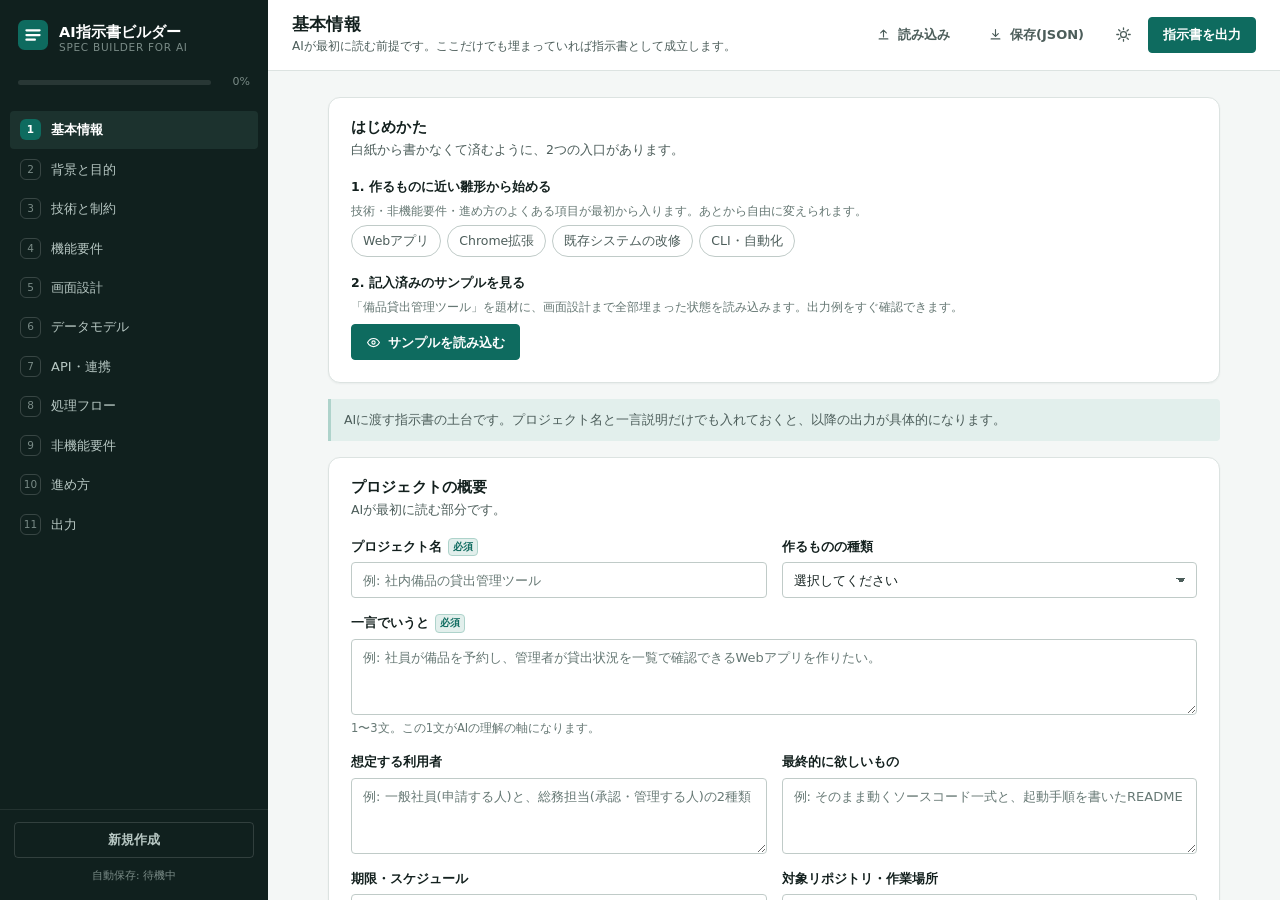
<file: index.html>
<!DOCTYPE html>
<html lang="ja">
<head>
<meta charset="utf-8">
<meta name="viewport" content="width=device-width, initial-scale=1, viewport-fit=cover">
<!-- 外部への通信も外部リソースの読み込みも一切しないアプリなので、全部止めておく。
     読み込んだJSONに悪意があっても、そこからスクリプトや通信が起きないようにするため。 -->
<meta http-equiv="Content-Security-Policy" content="default-src 'none'; script-src 'self'; style-src 'self' 'unsafe-inline'; img-src 'self' data: blob:; connect-src 'none'; base-uri 'none'; form-action 'none'; frame-ancestors 'none'">
<title>AI指示書ビルダー</title>
<meta name="description" content="AIにシステム開発を依頼するための指示書を、フォームと画面設計エディタから簡単に作成できるツール。">
<link rel="stylesheet" href="assets/style.css">
<link rel="icon" href="data:image/svg+xml,%3Csvg xmlns='http://www.w3.org/2000/svg' viewBox='0 0 32 32'%3E%3Crect width='32' height='32' rx='7' fill='%232563eb'/%3E%3Cpath d='M9 11h14M9 16h14M9 21h9' stroke='%23fff' stroke-width='2.4' stroke-linecap='round'/%3E%3C/svg%3E">
</head>
<body>

<div class="app">

  <div class="nav-scrim" id="navScrim"></div>

  <aside class="nav" id="nav">
    <div class="nav-head">
      <div class="brand">
        <span class="brand-mark" aria-hidden="true">
          <svg viewBox="0 0 32 32"><rect width="32" height="32" rx="7"/><path d="M9 11h14M9 16h14M9 21h9" stroke="#fff" stroke-width="2.4" stroke-linecap="round" fill="none"/></svg>
        </span>
        <span class="brand-text">
          <strong>AI指示書ビルダー</strong>
          <small>Spec Builder for AI</small>
        </span>
      </div>
      <div class="progress">
        <div class="progress-bar"><i id="progressFill"></i></div>
        <span id="progressLabel">0%</span>
      </div>
    </div>

    <nav class="nav-list" id="navList"></nav>

    <div class="nav-foot">
      <button class="btn btn-ghost btn-block" id="btnNew" type="button">新規作成</button>
      <div class="autosave" id="autosave">自動保存: 待機中</div>
    </div>
  </aside>

  <main class="main">
    <header class="topbar">
      <button class="btn btn-ghost icon-btn nav-toggle" id="btnNav" type="button" aria-label="メニュー" aria-expanded="false" aria-controls="nav">
        <svg viewBox="0 0 24 24"><path d="M4 7h16M4 12h16M4 17h16" stroke-linecap="round"/></svg>
      </button>
      <div class="topbar-title">
        <h1 id="viewTitle">基本情報</h1>
        <p id="viewHint">AIが最初に読む前提情報です。</p>
      </div>
      <div class="topbar-actions">
        <button class="btn btn-ghost" id="btnImport" type="button" title="JSONを読み込む">
          <svg viewBox="0 0 24 24"><path d="M12 16V5M7.5 9.5L12 5l4.5 4.5M5 19h14" stroke-linecap="round" stroke-linejoin="round"/></svg>
          <span class="btn-label">読み込み</span>
        </button>
        <button class="btn btn-ghost" id="btnExport" type="button" title="JSONとして保存">
          <svg viewBox="0 0 24 24"><path d="M12 4v11M7.5 10.5L12 15l4.5-4.5M5 19h14" stroke-linecap="round" stroke-linejoin="round"/></svg>
          <span class="btn-label">保存(JSON)</span>
        </button>
        <button class="btn btn-ghost icon-btn" id="btnTheme" type="button" title="テーマ切替" aria-label="テーマ切替">
          <svg viewBox="0 0 24 24" class="ico-sun"><circle cx="12" cy="12" r="4.2"/><path d="M12 2.5v2.6M12 18.9v2.6M2.5 12h2.6M18.9 12h2.6M5.2 5.2l1.9 1.9M16.9 16.9l1.9 1.9M18.8 5.2l-1.9 1.9M7.1 16.9l-1.9 1.9" stroke-linecap="round"/></svg>
          <svg viewBox="0 0 24 24" class="ico-moon"><path d="M20 14.2A8.4 8.4 0 0 1 9.8 4 8.4 8.4 0 1 0 20 14.2Z"/></svg>
        </button>
        <button class="btn btn-primary" id="btnOutput" type="button"><span class="label-full">指示書を出力</span><span class="label-short">出力</span></button>
      </div>
    </header>

    <div class="workspace" id="workspace"></div>
  </main>

</div>

<input type="file" id="fileInput" accept="application/json,.json" hidden>

<div class="modal-root" id="modalRoot" hidden>
  <div class="modal-backdrop" data-close="1"></div>
  <div class="modal-panel" role="dialog" aria-modal="true" aria-labelledby="modalTitle">
    <header class="modal-head">
      <h2 id="modalTitle">指示書プレビュー</h2>
      <button class="btn btn-ghost icon-btn" id="modalClose" type="button" aria-label="閉じる">
        <svg viewBox="0 0 24 24"><path d="M6 6l12 12M18 6L6 18" stroke-linecap="round"/></svg>
      </button>
    </header>
    <div class="modal-body" id="modalBody"></div>
    <footer class="modal-foot" id="modalFoot"></footer>
  </div>
</div>

<div class="toast-stack" id="toastStack" aria-live="polite"></div>

<script src="src/shapes.js"></script>
<script src="src/state.js"></script>
<script src="src/templates.js"></script>
<script src="src/ui.js"></script>
<script src="src/sections.js"></script>
<script src="src/screens.js"></script>
<script src="src/markdown.js"></script>
<script src="src/app.js"></script>
</body>
</html>
</file>
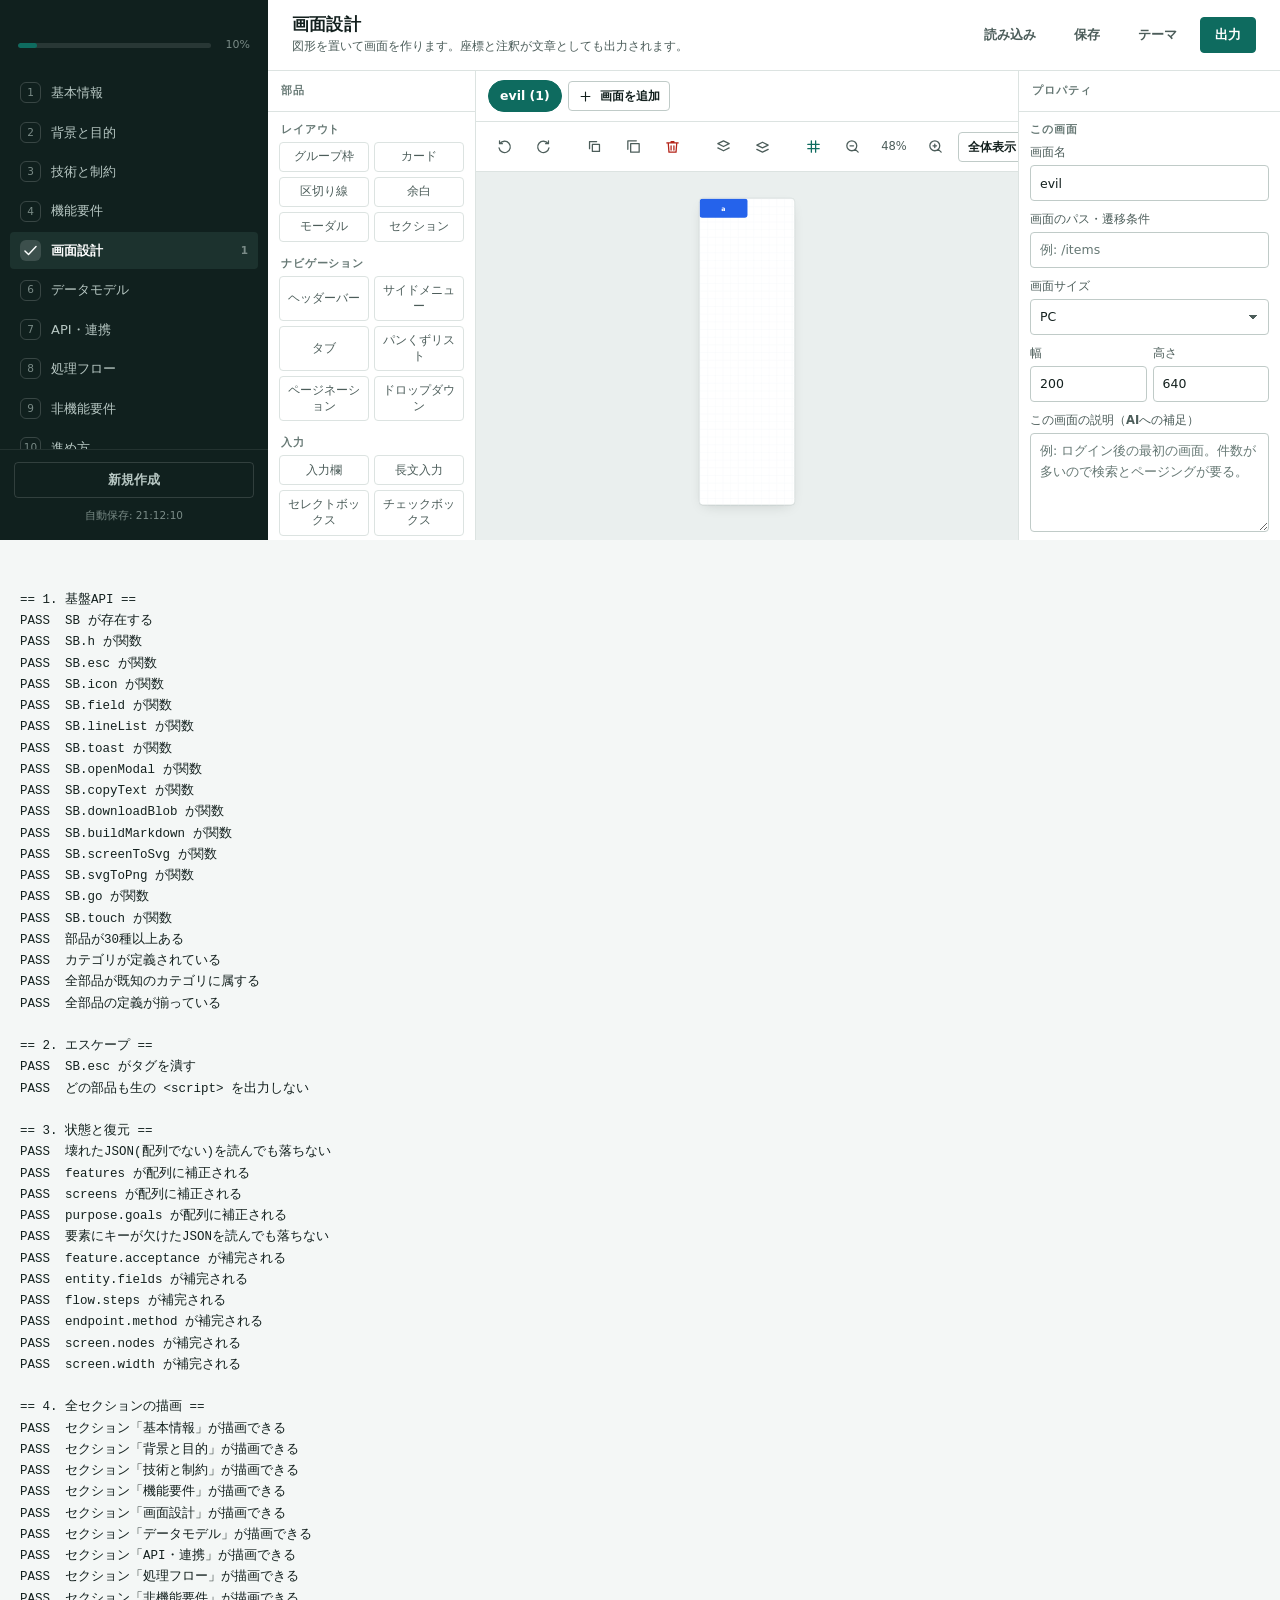
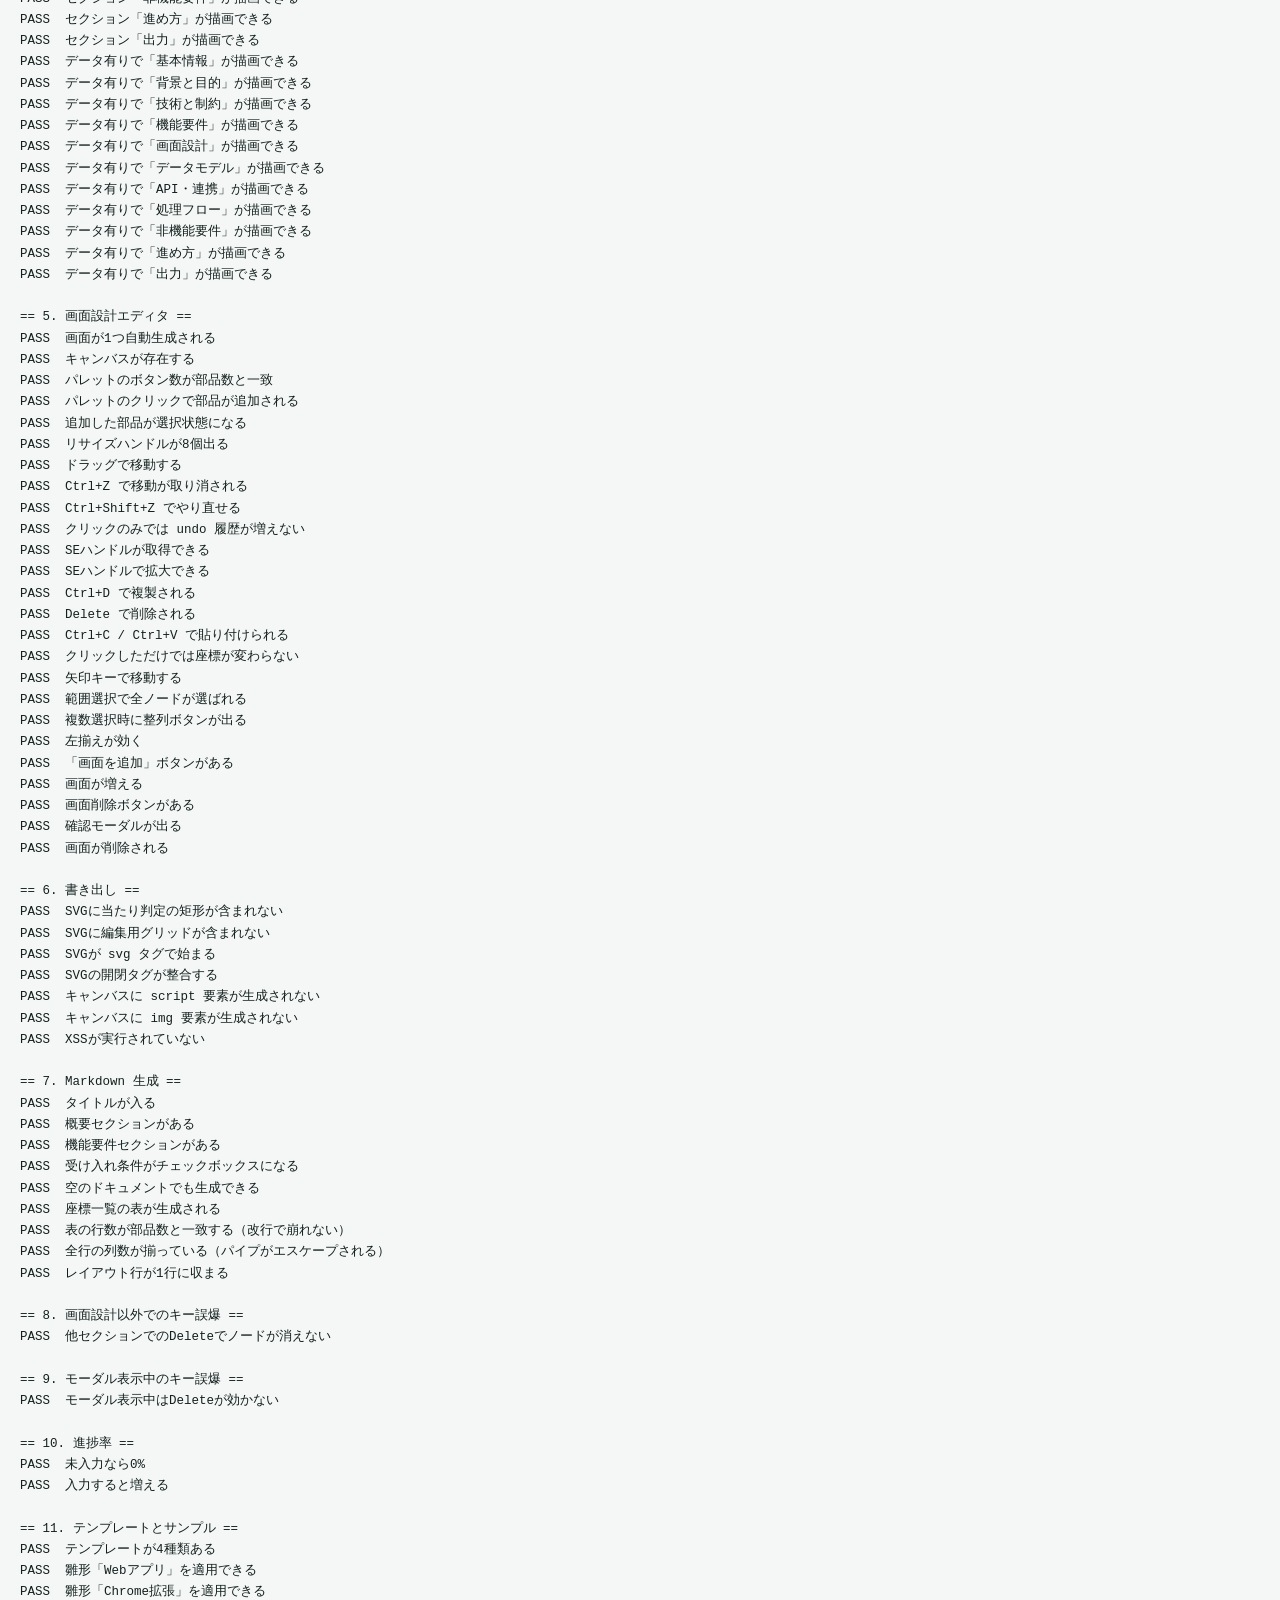
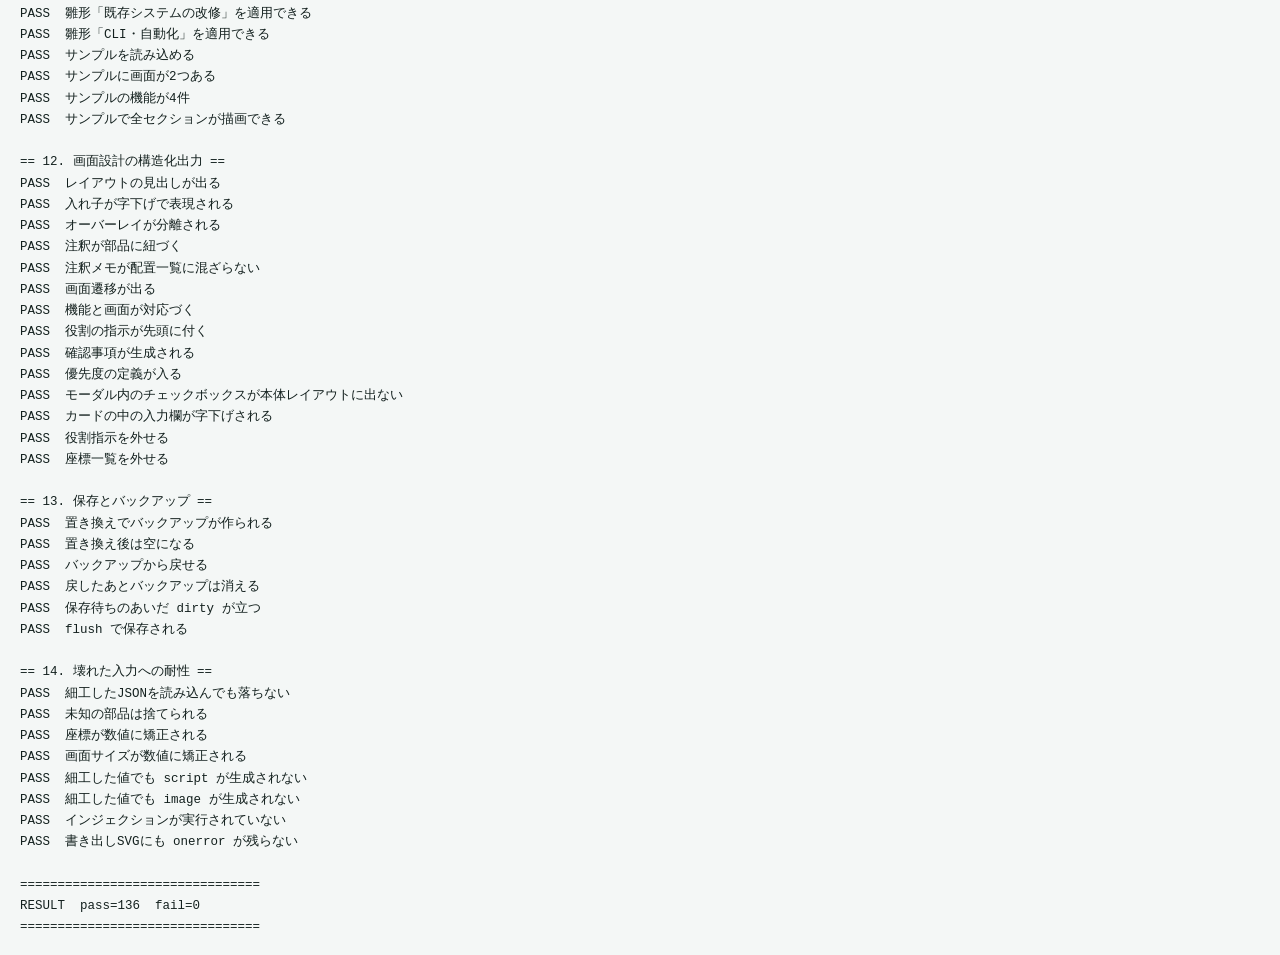
<file: tests/run-tests.html>
<!DOCTYPE html>
<html lang="ja">
<head>
<meta charset="utf-8">
<title>AI指示書ビルダー テスト</title>
<link rel="stylesheet" href="../assets/style.css">
<style>
  body { padding: 0; }
  #results { font-family: var(--mono); font-size: 12.5px; line-height: 1.7; padding: 16px 20px; white-space: pre-wrap; }
  .app { height: 60vh; }
</style>
</head>
<body>

<!-- index.html と同じ骨格（アプリはこの DOM に対して起動する） -->
<div class="app">
  <aside class="nav" id="nav">
    <div class="nav-head">
      <div class="progress"><div class="progress-bar"><i id="progressFill"></i></div><span id="progressLabel">0%</span></div>
    </div>
    <nav class="nav-list" id="navList"></nav>
    <div class="nav-foot">
      <button class="btn btn-ghost btn-block" id="btnNew" type="button">新規作成</button>
      <div class="autosave" id="autosave"></div>
    </div>
  </aside>
  <main class="main">
    <header class="topbar">
      <div class="topbar-title"><h1 id="viewTitle"></h1><p id="viewHint"></p></div>
      <div class="topbar-actions">
        <button class="btn btn-ghost" id="btnImport" type="button">読み込み</button>
        <button class="btn btn-ghost" id="btnExport" type="button">保存</button>
        <button class="btn btn-ghost" id="btnTheme" type="button">テーマ</button>
        <button class="btn btn-primary" id="btnOutput" type="button">出力</button>
      </div>
    </header>
    <div class="workspace" id="workspace"></div>
  </main>
</div>

<input type="file" id="fileInput" hidden>

<div class="modal-root" id="modalRoot" hidden>
  <div class="modal-backdrop" data-close="1"></div>
  <div class="modal-panel">
    <header class="modal-head"><h2 id="modalTitle"></h2><button id="modalClose" type="button">x</button></header>
    <div class="modal-body" id="modalBody"></div>
    <footer class="modal-foot" id="modalFoot"></footer>
  </div>
</div>

<div class="toast-stack" id="toastStack"></div>

<pre id="results">実行中...</pre>

<script src="../src/shapes.js"></script>
<script src="../src/state.js"></script>
<script src="../src/templates.js"></script>
<script src="../src/ui.js"></script>
<script src="../src/sections.js"></script>
<script src="../src/screens.js"></script>
<script src="../src/markdown.js"></script>
<script src="../src/app.js"></script>
<script src="tests.js"></script>
</body>
</html>
</file>
<file: assets/style.css>
/* AI指示書ビルダー — 依存ゼロのスタイルシート */

/* 配色は「深い藍緑」1色から派生。グレーは無彩色ではなく主色をわずかに含ませている。
   紫〜インディゴのアクセントと斜めグラデーションは意図的に使わない。 */

:root {
  --bg: #f4f7f6;
  --bg-elev: #ffffff;
  --bg-sunken: #eaefee;
  --nav-bg: #10201e;
  --nav-fg: #b7c7c3;
  --nav-fg-dim: #7a8b87;
  --nav-active: #1c322e;
  --fg: #13201e;
  --fg-muted: #4c5d5a;
  --fg-faint: #667874;
  --line: #dce3e1;
  --line-strong: #c0cbc8;
  --accent: #0e6b5f;
  --accent-fg: #ffffff;
  --accent-soft: #e2efec;
  --accent-line: #aed3cb;
  --danger: #b42318;
  --danger-soft: #fbeae8;
  --warn: #9a5b06;
  --ok: #16785a;
  --radius-sm: 4px;
  --radius: 8px;
  --radius-lg: 12px;
  --ctl-h: 36px;
  --shadow-sm: 0 1px 2px rgba(19, 32, 30, .05);
  --shadow: 0 1px 2px rgba(19, 32, 30, .06), 0 10px 28px -10px rgba(19, 32, 30, .18);
  --shadow-lg: 0 24px 64px -20px rgba(19, 32, 30, .38);
  --font: "Hiragino Sans", "Yu Gothic UI", "Noto Sans JP", system-ui, -apple-system, "Segoe UI", Meiryo, sans-serif;
  --mono: ui-monospace, SFMono-Regular, "Cascadia Mono", Consolas, "Yu Gothic UI", monospace;
}

html[data-theme="dark"] {
  --bg: #0e1615;
  --bg-elev: #16211f;
  --bg-sunken: #121b1a;
  --nav-bg: #0a1211;
  --nav-fg: #b2c3bf;
  --nav-fg-dim: #71847f;
  --nav-active: #1a2926;
  --fg: #e4ecea;
  --fg-muted: #97a9a5;
  --fg-faint: #748682;
  --line: #23322f;
  --line-strong: #33443f;
  --accent: #4fb3a1;
  --accent-fg: #06201c;
  --accent-soft: #14312c;
  --accent-line: #26564d;
  --danger: #e8776a;
  --danger-soft: #331916;
  --warn: #d69b3f;
  --ok: #4fb391;
  --shadow-sm: 0 1px 2px rgba(0, 0, 0, .4);
  --shadow: 0 1px 2px rgba(0, 0, 0, .5), 0 10px 28px -10px rgba(0, 0, 0, .7);
  --shadow-lg: 0 24px 64px -20px rgba(0, 0, 0, .8);
}

* { box-sizing: border-box; }

html, body { height: 100%; }

body {
  margin: 0;
  font-family: var(--font);
  font-size: 14px;
  line-height: 1.65;
  color: var(--fg);
  background: var(--bg);
  -webkit-font-smoothing: antialiased;
}

h1, h2, h3, h4 { margin: 0; font-weight: 650; line-height: 1.35; letter-spacing: .01em; }
p { margin: 0; }

/* 線画アイコンの既定。キャンバスの SVG には絶対に適用しないこと
   （以前ここを svg 全体に当てていて、ワイヤーフレームの文字に縁取りが乗っていた） */
.btn svg, .nav-num svg, .item-tools svg, .icon-btn svg {
  fill: none;
  stroke: currentColor;
  stroke-width: 1.8;
}

::-webkit-scrollbar { width: 11px; height: 11px; }
::-webkit-scrollbar-track { background: transparent; }
::-webkit-scrollbar-thumb { background: var(--line-strong); border-radius: 99px; border: 3px solid transparent; background-clip: content-box; }
::-webkit-scrollbar-thumb:hover { background: var(--fg-faint); background-clip: content-box; }

/* ---------- レイアウト ---------- */

.app {
  display: grid;
  grid-template-columns: 268px minmax(0, 1fr);
  height: 100vh;
  overflow: hidden;
}

.nav {
  background: var(--nav-bg);
  color: var(--nav-fg);
  display: flex;
  flex-direction: column;
  min-height: 0;
}

.nav-head { padding: 20px 18px 14px; }

.brand { display: flex; gap: 11px; align-items: center; }
.brand-mark svg { width: 30px; height: 30px; fill: none; }
.brand-mark svg rect { fill: var(--accent); }
.brand-text { display: flex; flex-direction: column; line-height: 1.25; }
.brand-text strong { color: #fff; font-size: 14.5px; font-weight: 650; }
.brand-text small { color: var(--nav-fg-dim); font-size: 10.5px; letter-spacing: .07em; text-transform: uppercase; }

.progress { display: flex; align-items: center; gap: 9px; margin-top: 16px; }
.progress-bar { flex: 1; height: 5px; border-radius: 99px; background: rgba(255, 255, 255, .1); overflow: hidden; }
.progress-bar i { display: block; height: 100%; width: 0; border-radius: 99px; background: var(--accent); transition: width .3s ease; }
.progress span { font-size: 11px; color: var(--nav-fg-dim); font-variant-numeric: tabular-nums; min-width: 30px; text-align: right; }

.nav-list { flex: 1; overflow-y: auto; padding: 6px 10px 14px; min-height: 0; }

.nav-item {
  display: flex;
  align-items: center;
  gap: 10px;
  width: 100%;
  padding: 8px 10px;
  margin-bottom: 2px;
  border: 0;
  border-radius: var(--radius-sm);
  background: transparent;
  color: var(--nav-fg);
  font: inherit;
  font-size: 13px;
  text-align: left;
  cursor: pointer;
  transition: background .13s ease, color .13s ease;
}
.nav-item:hover { background: rgba(255, 255, 255, .06); color: #fff; }
.nav-item.is-active { background: var(--nav-active); color: #fff; font-weight: 600; }
.nav-item.is-active .nav-num { background: var(--accent); color: #fff; border-color: transparent; }

.nav-num {
  flex: none;
  width: 21px; height: 21px;
  display: grid; place-items: center;
  border: 1px solid rgba(255, 255, 255, .17);
  border-radius: 6px;
  font-size: 10.5px;
  font-variant-numeric: tabular-nums;
  color: var(--nav-fg-dim);
}
.nav-item.is-filled .nav-num { border-color: transparent; background: rgba(255, 255, 255, .14); color: #fff; }
.nav-label { flex: 1; overflow: hidden; text-overflow: ellipsis; white-space: nowrap; }
.nav-count { font-size: 10.5px; color: var(--nav-fg-dim); font-variant-numeric: tabular-nums; }

.nav-foot { padding: 12px 14px 16px; border-top: 1px solid rgba(255, 255, 255, .08); }
.autosave { margin-top: 9px; font-size: 10.5px; color: var(--nav-fg-dim); text-align: center; }

.main { display: flex; flex-direction: column; min-width: 0; min-height: 0; }

.topbar {
  display: flex;
  align-items: center;
  justify-content: space-between;
  gap: 20px;
  padding: 13px 24px;
  background: var(--bg-elev);
  border-bottom: 1px solid var(--line);
  flex: none;
}
.topbar-title { min-width: 0; }
.topbar-title h1 { font-size: 17px; white-space: nowrap; overflow: hidden; text-overflow: ellipsis; }
.topbar-title p { font-size: 12px; color: var(--fg-muted); margin-top: 1px; white-space: nowrap; overflow: hidden; text-overflow: ellipsis; }
.topbar-actions { display: flex; gap: 8px; align-items: center; flex: none; }
.label-short { display: none; }

.workspace { flex: 1; overflow: auto; min-height: 0; }
.workspace.is-editor { overflow: hidden; }

.sheet { max-width: 940px; margin: 0 auto; padding: 26px 24px 90px; }

/* ---------- ボタン ---------- */

.btn {
  display: inline-flex;
  align-items: center;
  justify-content: center;
  gap: 7px;
  padding: 7px 14px;
  border-radius: var(--radius-sm);
  border: 1px solid var(--line-strong);
  background: var(--bg-elev);
  color: var(--fg);
  font: inherit;
  font-size: 13px;
  font-weight: 600;
  line-height: 1.5;
  min-height: var(--ctl-h);
  cursor: pointer;
  white-space: nowrap;
  transition: background .13s ease, border-color .13s ease, color .13s ease, box-shadow .13s ease;
}
.btn:hover { border-color: var(--fg-faint); }
.btn:active { transform: translateY(.5px); }
.btn:focus-visible { outline: 2px solid var(--accent); outline-offset: 2px; }
.btn svg { width: 15px; height: 15px; }

.btn-primary { background: var(--accent); border-color: var(--accent); color: var(--accent-fg); }
.btn-primary:hover { filter: brightness(1.07); border-color: var(--accent); }

.btn-ghost { background: transparent; border-color: transparent; color: var(--fg-muted); }
.btn-ghost:hover { background: var(--bg-sunken); border-color: transparent; color: var(--fg); }

.nav .btn-ghost { color: var(--nav-fg); border-color: rgba(255, 255, 255, .14); }
.nav .btn-ghost:hover { background: rgba(255, 255, 255, .07); color: #fff; border-color: rgba(255, 255, 255, .22); }

.btn-danger { color: var(--danger); border-color: transparent; background: transparent; }
.btn-danger:hover { background: var(--danger-soft); border-color: transparent; }

.btn-block { width: 100%; }
.btn-sm { padding: 4px 9px; font-size: 12px; min-height: 30px; }
.icon-btn { padding: 7px; }
.icon-btn svg { width: 17px; height: 17px; }

.ico-moon { display: none; }
html[data-theme="dark"] .ico-sun { display: none; }
html[data-theme="dark"] .ico-moon { display: block; }

/* ---------- カード / フォーム ---------- */

.card {
  background: var(--bg-elev);
  border: 1px solid var(--line);
  border-radius: var(--radius-lg);
  padding: 20px 22px 22px;
  margin-bottom: 16px;
  box-shadow: var(--shadow-sm);
}
.card-head { margin-bottom: 16px; }
.card-head h2 { font-size: 14.5px; }
.card-head p { font-size: 12.5px; color: var(--fg-muted); margin-top: 3px; }

.grid { display: grid; gap: 15px; }
.grid-2 { grid-template-columns: repeat(2, minmax(0, 1fr)); }
.grid-3 { grid-template-columns: repeat(3, minmax(0, 1fr)); }
@media (max-width: 780px) { .grid-2, .grid-3 { grid-template-columns: minmax(0, 1fr); } }

.field { display: flex; flex-direction: column; gap: 5px; min-width: 0; }
.field-label { font-size: 12.5px; font-weight: 600; display: flex; align-items: center; gap: 6px; }
.field-hint { font-size: 11.5px; color: var(--fg-faint); line-height: 1.5; }
.req { font-size: 10px; font-weight: 600; color: var(--accent); border: 1px solid var(--accent-line); background: var(--accent-soft); border-radius: 4px; padding: 0 4px; }

input[type="text"], input[type="number"], input[type="date"], select {
  height: var(--ctl-h);
}

input[type="text"], input[type="number"], input[type="date"], textarea, select {
  width: 100%;
  padding: 7px 11px;
  border: 1px solid var(--line-strong);
  border-radius: var(--radius-sm);
  background: var(--bg-elev);
  color: var(--fg);
  font: inherit;
  font-size: 13px;
  transition: border-color .13s ease, box-shadow .13s ease;
}
textarea { resize: vertical; min-height: 76px; line-height: 1.7; }
input:focus, textarea:focus, select:focus {
  outline: none;
  border-color: var(--accent);
  box-shadow: 0 0 0 3px var(--accent-soft);
}
input::placeholder, textarea::placeholder { color: var(--fg-faint); }
select { appearance: none; padding-right: 30px; background-image: linear-gradient(45deg, transparent 50%, var(--fg-muted) 50%), linear-gradient(135deg, var(--fg-muted) 50%, transparent 50%); background-position: calc(100% - 15px) 52%, calc(100% - 10px) 52%; background-size: 5px 5px, 5px 5px; background-repeat: no-repeat; }

.check { display: flex; align-items: flex-start; gap: 8px; cursor: pointer; font-size: 13px; padding: 3px 0; }
.check input { width: 15px; height: 15px; margin: 3px 0 0; accent-color: var(--accent); flex: none; cursor: pointer; }

.chips { display: flex; flex-wrap: wrap; gap: 6px; }
.chip {
  padding: 5px 11px;
  border: 1px solid var(--line-strong);
  border-radius: 99px;
  background: var(--bg-elev);
  color: var(--fg-muted);
  font: inherit;
  font-size: 12.5px;
  cursor: pointer;
  transition: all .13s ease;
}
.chip:hover { border-color: var(--fg-faint); color: var(--fg); }
.chip.is-on { background: var(--accent-soft); border-color: var(--accent-line); color: var(--accent); font-weight: 600; }
html[data-theme="dark"] .chip.is-on { color: var(--accent); }

/* ---------- 繰り返し項目 ---------- */

.repeat { display: flex; flex-direction: column; gap: 11px; }

.item {
  border: 1px solid var(--line);
  border-radius: var(--radius);
  background: var(--bg-sunken);
  overflow: hidden;
}
.item-head {
  display: flex;
  align-items: center;
  gap: 9px;
  padding: 8px 10px 8px 12px;
  background: var(--bg-elev);
  border-bottom: 1px solid var(--line);
}
.item-idx {
  flex: none;
  min-width: 22px; height: 22px;
  display: grid; place-items: center;
  border-radius: 6px;
  background: var(--bg-sunken);
  border: 1px solid var(--line);
  color: var(--fg-muted);
  font-size: 11px;
  font-variant-numeric: tabular-nums;
}
.item-title { flex: 1; min-width: 0; font-size: 13px; font-weight: 600; overflow: hidden; text-overflow: ellipsis; white-space: nowrap; }
.item-title .muted { font-weight: 400; color: var(--fg-faint); }
.item-tools { display: flex; gap: 2px; flex: none; }
.item-body { padding: 13px 14px 15px; display: grid; gap: 13px; min-width: 0; }
.item { min-width: 0; }
.repeat { min-width: 0; }

.empty-state {
  border: 1px dashed var(--line-strong);
  border-radius: var(--radius);
  padding: 26px 18px;
  text-align: center;
  color: var(--fg-faint);
  font-size: 12.5px;
  background: var(--bg-sunken);
}

.lines { display: flex; flex-direction: column; gap: 6px; min-width: 0; }
.line-row { display: flex; gap: 4px; align-items: center; min-width: 0; }
.line-row input { flex: 1; min-width: 0; }   /* min-width:0 がないと狭い画面で横にはみ出す */

.row-actions { display: flex; gap: 8px; margin-top: 3px; }

.hint-box {
  border-left: 3px solid var(--accent-line);
  background: var(--accent-soft);
  border-radius: 0 var(--radius-sm) var(--radius-sm) 0;
  padding: 10px 13px;
  font-size: 12.5px;
  color: var(--fg-muted);
  margin-bottom: 16px;
  line-height: 1.7;
}
html[data-theme="dark"] .hint-box { color: var(--fg-muted); }

/* ---------- 画面設計エディタ ---------- */

.editor {
  display: grid;
  grid-template-columns: 208px minmax(0, 1fr) 262px;
  height: 100%;
  min-height: 0;
}
.editor-col { display: flex; flex-direction: column; min-height: 0; min-width: 0; background: var(--bg-elev); }
.editor-col.palette { border-right: 1px solid var(--line); }
.editor-col.inspector { border-left: 1px solid var(--line); }
.editor-col.stage { background: var(--bg-sunken); }

.col-head {
  padding: 11px 13px;
  border-bottom: 1px solid var(--line);
  font-size: 11px;
  font-weight: 650;
  letter-spacing: .09em;
  text-transform: uppercase;
  color: var(--fg-faint);
  flex: none;
  display: flex;
  align-items: center;
  justify-content: space-between;
  gap: 8px;
}
.col-scroll { overflow-y: auto; flex: 1; min-height: 0; padding: 10px 11px 22px; }

.screen-tabs {
  display: flex;
  gap: 6px;
  align-items: center;
  padding: 9px 12px;
  border-bottom: 1px solid var(--line);
  background: var(--bg-elev);
  overflow-x: auto;
  flex: none;
}
.screen-tab {
  padding: 5px 11px;
  border: 1px solid var(--line-strong);
  border-radius: 99px;
  background: transparent;
  color: var(--fg-muted);
  font: inherit;
  font-size: 12.5px;
  cursor: pointer;
  white-space: nowrap;
  transition: all .13s ease;
}
.screen-tab:hover { color: var(--fg); border-color: var(--fg-faint); }
.screen-tab.is-on { background: var(--accent); border-color: var(--accent); color: #fff; font-weight: 600; }

.palette-group { margin-bottom: 14px; }
.palette-group h4 { font-size: 10.5px; letter-spacing: .08em; text-transform: uppercase; color: var(--fg-faint); margin-bottom: 6px; padding-left: 2px; }
.palette-grid { display: grid; grid-template-columns: 1fr 1fr; gap: 5px; }
.palette-btn {
  padding: 6px 7px;
  border: 1px solid var(--line);
  border-radius: var(--radius-sm);
  background: var(--bg-elev);
  color: var(--fg-muted);
  font: inherit;
  font-size: 11.5px;
  line-height: 1.35;
  cursor: grab;
  text-align: center;
  transition: all .12s ease;
  min-height: 30px;
  display: grid;
  place-items: center;
}
.palette-btn:hover { border-color: var(--accent-line); background: var(--accent-soft); color: var(--accent); }
html[data-theme="dark"] .palette-btn:hover { color: var(--accent); }
.palette-btn:active { cursor: grabbing; }

.stage-bar {
  display: flex;
  align-items: center;
  gap: 6px;
  padding: 8px 12px;
  border-bottom: 1px solid var(--line);
  background: var(--bg-elev);
  flex: none;
  flex-wrap: nowrap;
  overflow-x: auto;
}
.stage-bar .sep { width: 1px; height: 18px; background: var(--line); margin: 0 3px; }
.stage-bar .spacer { flex: 1; }
.zoom-label { font-size: 11.5px; color: var(--fg-muted); font-variant-numeric: tabular-nums; min-width: 38px; text-align: center; }

.stage-scroll { flex: 1; overflow: auto; min-height: 0; padding: 26px; display: flex; justify-content: center; align-items: flex-start; }

.canvas-wrap {
  background: #ffffff;
  border: 1px solid var(--line-strong);
  border-radius: var(--radius);
  box-shadow: var(--shadow);
  transform-origin: top left;
  flex: none;
}
.sel-outline, .marquee { pointer-events: none; }
#canvas { display: block; touch-action: none; border-radius: var(--radius); }
#canvas text { user-select: none; }

.node-hit { cursor: move; }
.sel-outline { fill: none; stroke: #2563eb; stroke-width: 1.5; }
.sel-handle { fill: #ffffff; stroke: #2563eb; stroke-width: 1.5; }
.marquee { fill: rgba(37, 99, 235, .08); stroke: #2563eb; stroke-width: 1; stroke-dasharray: 4 3; }

.insp-empty { padding: 26px 14px; text-align: center; color: var(--fg-faint); font-size: 12.5px; line-height: 1.7; }
.insp-group { margin-bottom: 14px; }
.insp-group h4 {
  font-size: 10.5px; letter-spacing: .08em; text-transform: uppercase;
  color: var(--fg-faint); margin-bottom: 7px;
}
.insp-row { display: grid; grid-template-columns: 1fr 1fr; gap: 6px; }
.insp-field { display: flex; flex-direction: column; gap: 3px; margin-bottom: 9px; }
.insp-field > label { font-size: 11.5px; color: var(--fg-muted); font-weight: 550; }
.insp-field input, .insp-field textarea, .insp-field select { font-size: 12.5px; padding: 6px 9px; }
.insp-field textarea { min-height: 62px; }
.type-badge {
  display: inline-flex; align-items: center; gap: 6px;
  font-size: 12px; font-weight: 600; color: var(--accent);
  background: var(--accent-soft); border: 1px solid var(--accent-line);
  padding: 3px 9px; border-radius: 99px;
}
html[data-theme="dark"] .type-badge { color: var(--accent); }

/* ---------- モーダル ---------- */

.modal-root { position: fixed; inset: 0; z-index: 90; display: grid; place-items: center; padding: 28px; }
.modal-root[hidden] { display: none; }
.modal-backdrop {
  position: absolute; inset: 0;
  background: rgba(10, 20, 18, .55);
  -webkit-backdrop-filter: blur(2px);
  backdrop-filter: blur(2px);
}
.modal-panel {
  position: relative;
  width: min(1000px, 100%);
  max-height: 100%;
  display: flex;
  flex-direction: column;
  background: var(--bg-elev);
  border: 1px solid var(--line);
  border-radius: var(--radius-lg);
  box-shadow: var(--shadow-lg);
  overflow: hidden;
}
.modal-head { display: flex; align-items: center; justify-content: space-between; gap: 12px; padding: 14px 16px 14px 20px; border-bottom: 1px solid var(--line); flex: none; }
.modal-head h2 { font-size: 15px; }
.modal-body { overflow: auto; flex: 1; min-height: 0; padding: 0; }
.modal-foot { display: flex; gap: 8px; justify-content: flex-end; align-items: center; padding: 12px 16px; border-top: 1px solid var(--line); background: var(--bg-sunken); flex: none; flex-wrap: wrap; }
.modal-foot .spacer { flex: 1; }

.md-out {
  margin: 0;
  padding: 18px 20px;
  font-family: var(--mono);
  font-size: 12.5px;
  line-height: 1.75;
  white-space: pre-wrap;
  word-break: break-word;
  color: var(--fg);
  background: var(--bg-sunken);
  min-height: 240px;
}

.tabs-line { display: flex; gap: 4px; padding: 10px 16px 0; border-bottom: 1px solid var(--line); background: var(--bg-elev); }
.tab-btn {
  padding: 7px 13px 9px;
  border: 0; border-bottom: 2px solid transparent;
  background: transparent; color: var(--fg-muted);
  font: inherit; font-size: 13px; font-weight: 550; cursor: pointer;
  transition: color .12s ease, border-color .12s ease;
}
.tab-btn:hover { color: var(--fg); }
.tab-btn.is-on { color: var(--accent); border-bottom-color: var(--accent); }

.stat-row { display: flex; gap: 18px; flex-wrap: wrap; padding: 12px 20px; background: var(--bg-elev); border-bottom: 1px solid var(--line); }
.stat { font-size: 12px; color: var(--fg-muted); }
.stat b { display: block; font-size: 17px; color: var(--fg); font-variant-numeric: tabular-nums; font-weight: 650; }

/* ---------- トースト ---------- */

.toast-stack { position: fixed; right: 18px; bottom: 18px; z-index: 120; display: flex; flex-direction: column; gap: 8px; align-items: flex-end; }
.toast {
  padding: 9px 15px;
  border-radius: var(--radius);
  background: var(--nav-bg);
  color: #fff;
  font-size: 13px;
  box-shadow: var(--shadow);
  animation: toast-in .18s ease;
  max-width: 380px;
}
.toast.is-err { background: var(--danger); }
.toast.has-action { display: flex; align-items: center; gap: 14px; padding-right: 8px; }
.toast-btn {
  flex: none;
  border: 1px solid rgba(255, 255, 255, .35);
  background: transparent;
  color: #fff;
  font: inherit;
  font-size: 12.5px;
  font-weight: 600;
  padding: 4px 10px;
  border-radius: var(--radius-sm);
  cursor: pointer;
}
.toast-btn:hover { background: rgba(255, 255, 255, .14); }
@keyframes toast-in { from { opacity: 0; transform: translateY(6px); } }

/* ---------- 汎用 ---------- */

.muted { color: var(--fg-muted); }
.faint { color: var(--fg-faint); }
.mono { font-family: var(--mono); }
.center { text-align: center; }
.mt { margin-top: 12px; }
.nowrap { white-space: nowrap; }

/* キーボード操作の可視化 */
.chip:focus-visible, .nav-item:focus-visible, .screen-tab:focus-visible,
.tab-btn:focus-visible, .palette-btn:focus-visible {
  outline: 2px solid var(--accent);
  outline-offset: 2px;
}
.nav-item:focus-visible, .nav .btn:focus-visible { outline-color: #fff; }

/* 画面幅が狭いときに出るメニュー */
.nav-toggle { display: none; }
.nav-scrim { display: none; }
.mobile-only { display: none !important; }

@media (prefers-reduced-motion: reduce) {
  * { animation-duration: .01ms !important; transition-duration: .01ms !important; }
}

/* ---------- ノートPC幅 ---------- */

@media (max-width: 1180px) {
  .editor { grid-template-columns: 176px minmax(0, 1fr) 232px; }
  .sheet { padding: 22px 18px 80px; }
}

@media (max-width: 1024px) {
  .topbar-actions .btn-label, .label-full { display: none; }
  .label-short { display: inline; }
  .topbar-actions .btn { padding: 7px 9px; }
  .editor { grid-template-columns: 160px minmax(0, 1fr) 216px; }
  .palette-grid { grid-template-columns: 1fr; }
}

/* ---------- タブレット・スマートフォン ---------- */

@media (max-width: 900px) {
  .app { grid-template-columns: minmax(0, 1fr); }

  .nav-toggle { display: inline-flex; }

  .nav {
    position: fixed;
    top: 0; bottom: 0; left: 0;
    width: min(288px, 86vw);
    z-index: 60;
    transform: translateX(-100%);
    transition: transform .2s cubic-bezier(.2, 0, 0, 1);
    box-shadow: var(--shadow-lg);
  }
  body.nav-open .nav { transform: none; }

  .nav-scrim {
    display: block;
    position: fixed; inset: 0;
    z-index: 55;
    background: rgba(10, 18, 17, .5);
    opacity: 0;
    pointer-events: none;
    transition: opacity .2s ease;
  }
  body.nav-open .nav-scrim { opacity: 1; pointer-events: auto; }

  .topbar { padding: 10px 12px; gap: 10px; }
  .topbar-title h1 { font-size: 15.5px; }
  .topbar-title p { display: none; }

  .sheet { padding: 16px 14px 96px; }
  .card { padding: 15px 14px 17px; border-radius: var(--radius); }
  .grid-2, .grid-3 { grid-template-columns: minmax(0, 1fr); }
  /* 1列にしたときに span 2 が残っていると、暗黙の2列目ができて横にはみ出す */
  .grid-2 > *, .grid-3 > * { grid-column: auto !important; }

  /* 画面設計: パレットとプロパティを下から出す引き出しにする */
  .editor { grid-template-columns: minmax(0, 1fr); }
  .mobile-only { display: inline-flex !important; }

  .editor-col.palette, .editor-col.inspector {
    position: fixed;
    left: 0; right: 0; bottom: 0;
    z-index: 58;
    max-height: 62vh;
    border: 0;
    border-top: 1px solid var(--line);
    border-radius: var(--radius-lg) var(--radius-lg) 0 0;
    box-shadow: var(--shadow-lg);
    transform: translateY(101%);
    transition: transform .2s cubic-bezier(.2, 0, 0, 1);
  }
  body.palette-open .editor-col.palette { transform: none; }
  body.inspector-open .editor-col.inspector { transform: none; }

  .palette-grid { grid-template-columns: repeat(3, 1fr); }
  .palette-btn { min-height: 40px; }

  .col-head { position: sticky; top: 0; background: var(--bg-elev); z-index: 1; }

  .stage-scroll { padding: 14px; }
  .stage-bar { padding: 7px 10px; gap: 4px; }
  .screen-tabs { padding: 8px 10px; }

  .modal-root { padding: 0; }
  .modal-panel { width: 100%; height: 100%; max-height: 100%; border-radius: 0; border: 0; }
  .md-out { font-size: 12px; padding: 14px; }

  .toast-stack { right: 10px; left: 10px; bottom: 10px; align-items: stretch; }
  .toast { max-width: none; }

  /* 指の操作に耐える大きさ */
  .btn { min-height: 40px; }
  .btn-sm { min-height: 34px; }
  input[type="text"], input[type="number"], input[type="date"], select { height: 42px; }
  .line-row .btn { min-height: 34px; }
}

@media (max-width: 560px) {
  .topbar { padding: 8px 8px; gap: 6px; }
  .topbar-actions { gap: 2px; }
  .topbar-actions .btn-ghost { padding: 7px 6px; min-height: 36px; }
  .topbar-actions .btn-primary { padding: 7px 10px; min-height: 36px; }
  .topbar-title h1 { font-size: 14.5px; }
  .stat-row { gap: 12px; padding: 10px 14px; }
  .stat b { font-size: 15px; }
  .palette-grid { grid-template-columns: repeat(2, 1fr); }
  .row-actions { flex-wrap: wrap; }
  .item-head { padding: 6px 6px 6px 10px; }
  .item-tools .btn { padding: 4px 5px; min-height: 32px; }
  .item-tools svg { width: 14px; height: 14px; }
  .item-body { padding: 11px 10px 13px; }
  .card { padding: 13px 11px 15px; }
  .sheet { padding: 14px 10px 96px; }
}
</file>
